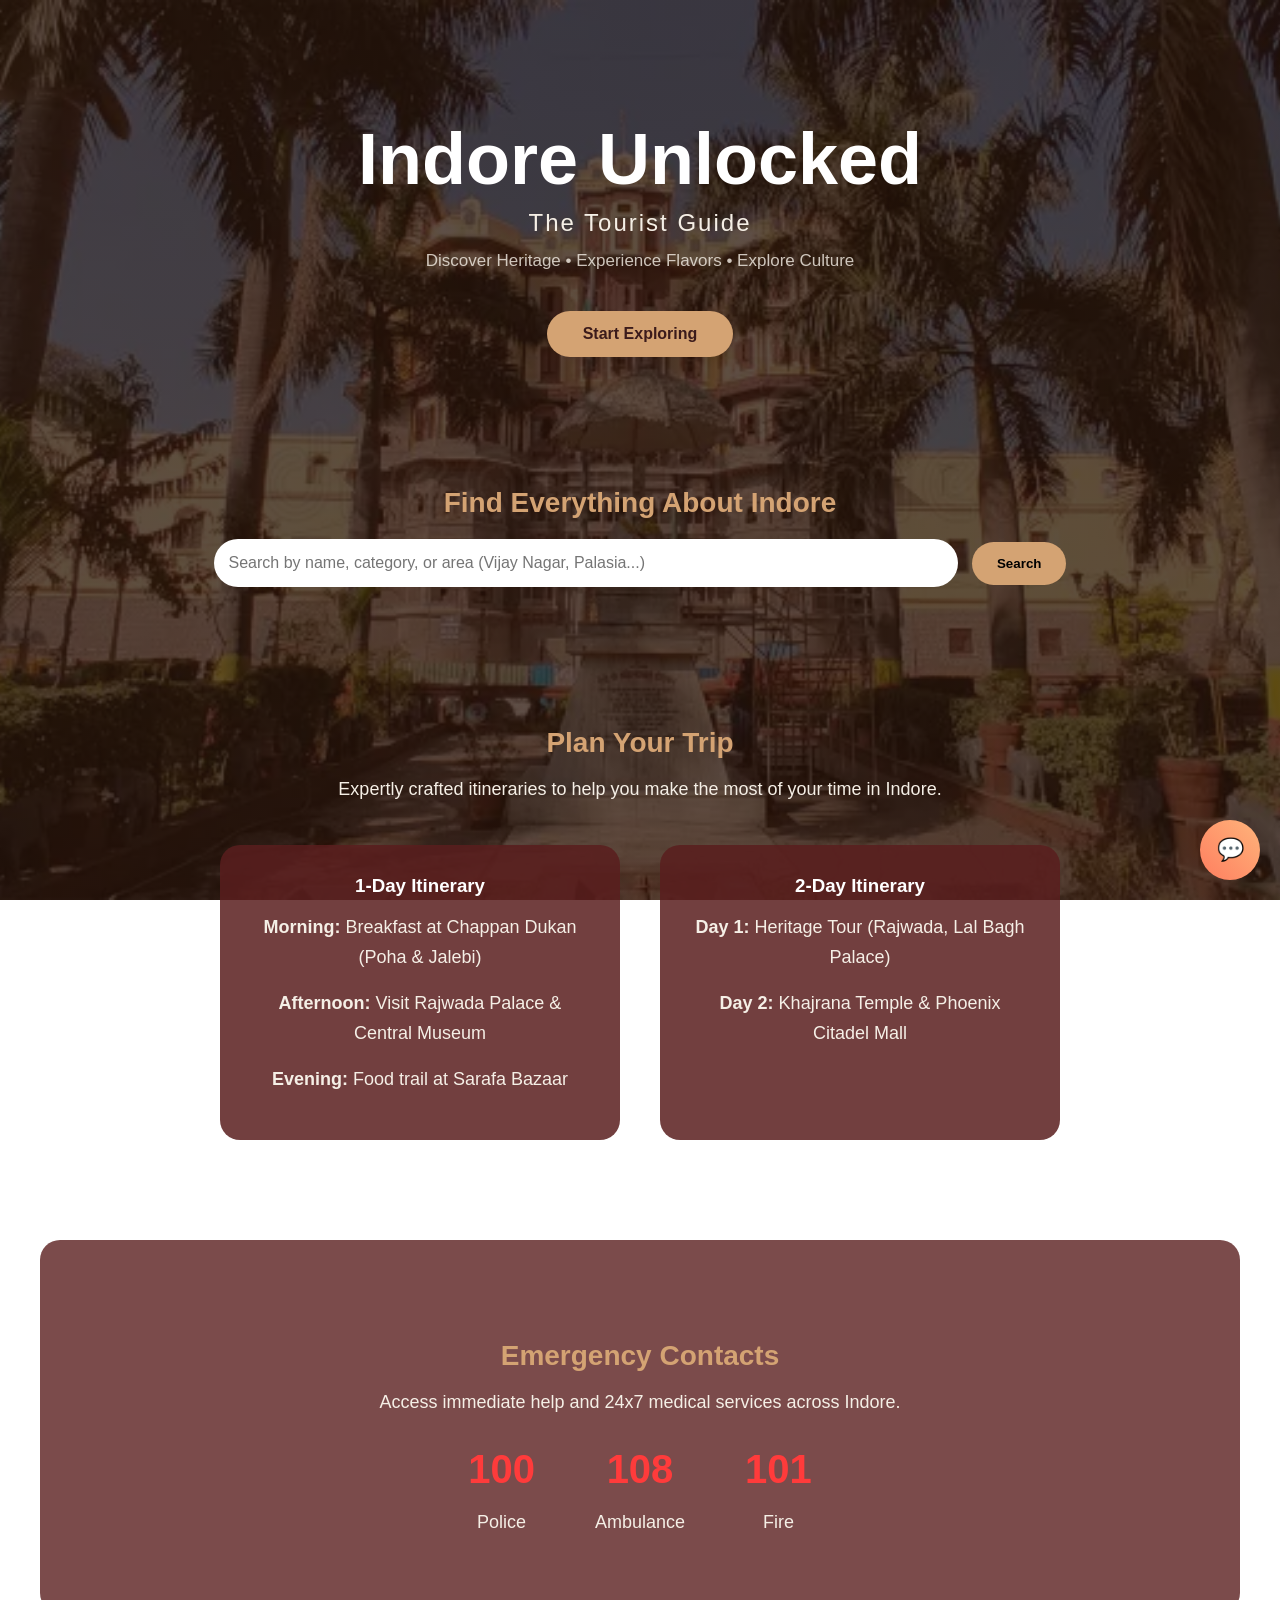
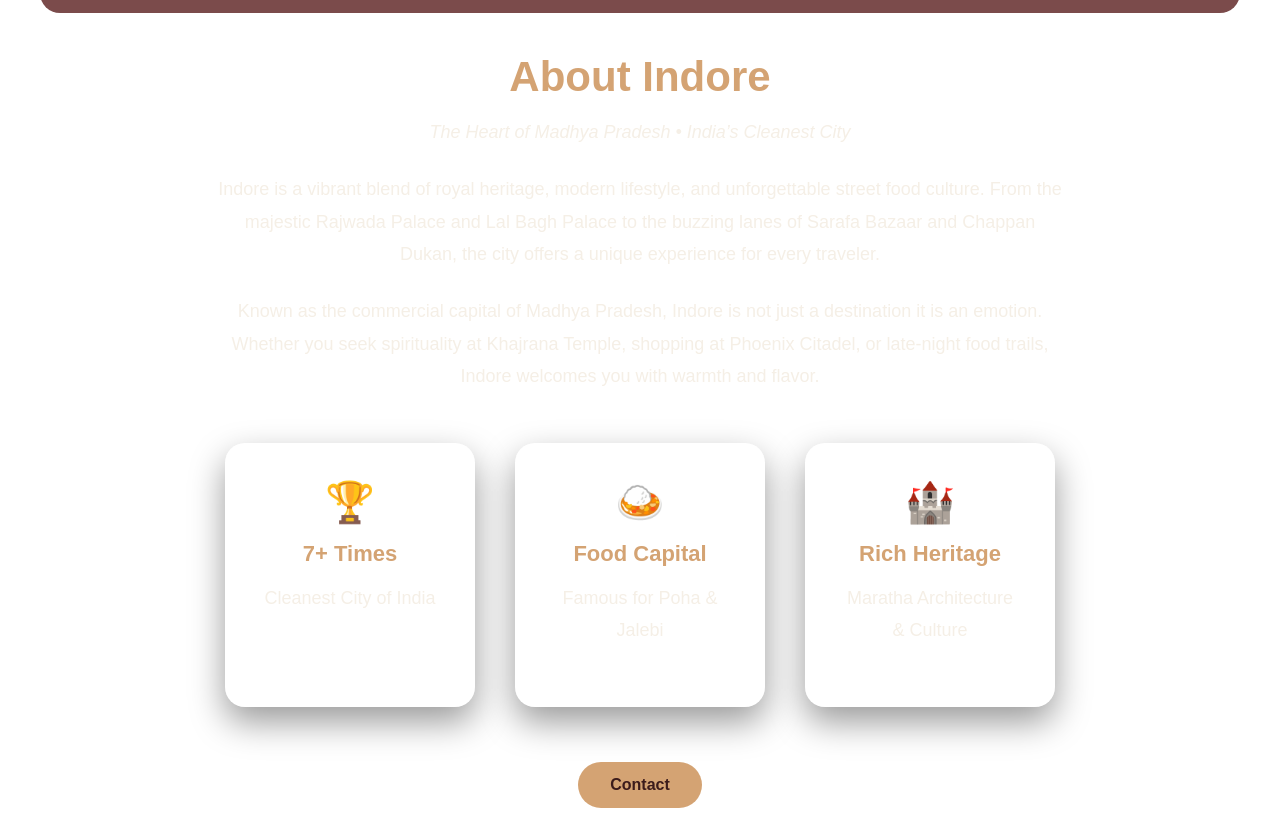
<file: index.html>
<!DOCTYPE html>
<html>
<head>
    <link rel="stylesheet" href="styles.css">
    <title>Indore Unlocked - Home</title>
</head>
<script src="script.js"></script>
<body>
  <section class="hero">
  <div class="hero-content">

    <h1 class="brand">
      Indore Unlocked
    </h1>

    <h2 class="subtitle">
      The Tourist Guide
    </h2>
    <p class="hero-tagline">
      Discover Heritage • Experience Flavors • Explore Culture
    </p>

    <a href="categories.html" class="hero-btn">
      Start Exploring
    </a>

    

  </div>
  </section>
    
    <section class="hero-search">
    <h2>Find Everything About Indore</h2>

    <input type="text" id="searchInput" placeholder="Search by name, category, or area (Vijay Nagar, Palasia...)">
    
    <button onclick="searchFunction()">Search</button>
    </section>

    <section class="itinerary">
    <h2>Plan Your Trip</h2>
    <p>Expertly crafted itineraries to help you make the most of your time in Indore.</p>

    <div class="itinerary-container">

        <div class="itinerary-card">
            <h3>1-Day Itinerary</h3>
            <p><strong>Morning:</strong> Breakfast at Chappan Dukan (Poha & Jalebi)</p>
            <p><strong>Afternoon:</strong> Visit Rajwada Palace & Central Museum</p>
            <p><strong>Evening:</strong> Food trail at Sarafa Bazaar</p>
        </div>

        <div class="itinerary-card">
            <h3>2-Day Itinerary</h3>
            <p><strong>Day 1:</strong> Heritage Tour (Rajwada, Lal Bagh Palace)</p>
            <p><strong>Day 2:</strong> Khajrana Temple & Phoenix Citadel Mall</p>
        </div>

    </div>
    </section>

    <section class="emergency">
    <h2>Emergency Contacts</h2>
    <p>Access immediate help and 24x7 medical services across Indore.</p>

    <div class="emergency-box">
        <div>
            <h3>100</h3>
            <p>Police</p>
        </div>

        <div>
            <h3>108</h3>
            <p>Ambulance</p>
        </div>

        <div>
            <h3>101</h3>
            <p>Fire</p>
        </div>
    </div>
    </section>

    <section class="about-indore">
    <div class="about-content">
        <h2>About Indore</h2>

        <p class="tagline">
            The Heart of Madhya Pradesh • India’s Cleanest City
        </p>

        <p>
            Indore is a vibrant blend of royal heritage, modern lifestyle, and unforgettable street food culture. 
            From the majestic Rajwada Palace and Lal Bagh Palace to the buzzing lanes of Sarafa Bazaar and Chappan Dukan, 
            the city offers a unique experience for every traveler.
        </p>

        <p>
            Known as the commercial capital of Madhya Pradesh, Indore is not just a destination
            it is an emotion. Whether you seek spirituality at Khajrana Temple, shopping at Phoenix Citadel, 
            or late-night food trails, Indore welcomes you with warmth and flavor.
        </p>

    <div class="about-highlights">

    <div class="highlight-card">
        <span class="icon">🏆</span>
        <h3>7+ Times</h3>
        <p>Cleanest City of India</p>
    </div>

    <div class="highlight-card">
        <span class="icon">🍛</span>
        <h3>Food Capital</h3>
        <p>Famous for Poha & Jalebi</p>
    </div>

    <div class="highlight-card">
        <span class="icon">🏰</span>
        <h3>Rich Heritage</h3>
        <p>Maratha Architecture & Culture</p>
    </div>
    </div>
    </div>
    </section>

    <button id="chat-toggle">💬</button>

<div id="chat-container" style="display: none;">

    <div id="chat-response"></div>

    <div id="chatbox">
        <input type="text" id="msg" placeholder="Ask something...">
        <button onclick="sendMsg()">Send</button>
    </div>

    <div class="suggestions">
        <button onclick="quickMsg('best cafe')">Best Cafe</button>
        <button onclick="quickMsg('temples')">Temples</button>
        <button onclick="quickMsg('malls')">Malls</button>
    </div>

</div>

    <div class="contact-section">
    <a href="contact.html" class="contact-btn">Contact</a>
    </div>

</body>
</html>
</file>
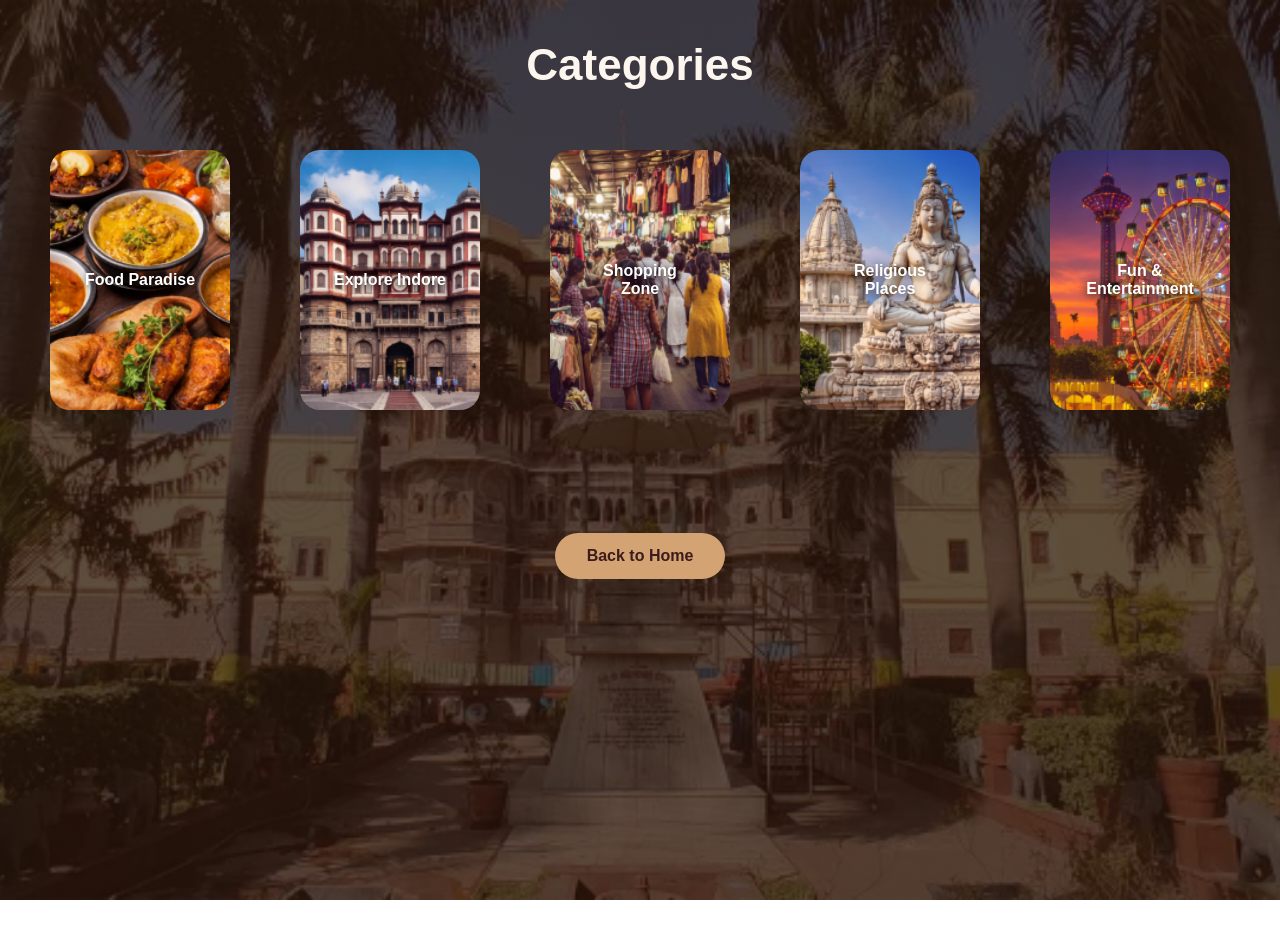
<file: categories.html>
<!DOCTYPE html>
<html>
<head>
    <link rel="stylesheet" href="styles.css">
    <title>Categories - Indore Unlocked</title>
</head>
<body>

    <h1>Categories</h1>

<div class="category-container">

  <a href="food.html" class="category-card food-bg">
    <span>Food Paradise</span>
  </a>

  <a href="explore.html" class="category-card explore-bg">
    <span>Explore Indore</span>
  </a>

  <a href="shopping.html" class="category-card shopping-bg">
    <span>Shopping Zone</span>
  </a>

  <a href="religious.html" class="category-card religious-bg">
    <span>Religious Places</span>
  </a>

  <a href="fun.html" class="category-card fun-bg">
    <span>Fun & Entertainment</span>
  </a>

</div>

    <br>
    <div class="contact-section">
    <a href="index.html">Back to Home</a>
    </div>
</body>
</html>
</file>
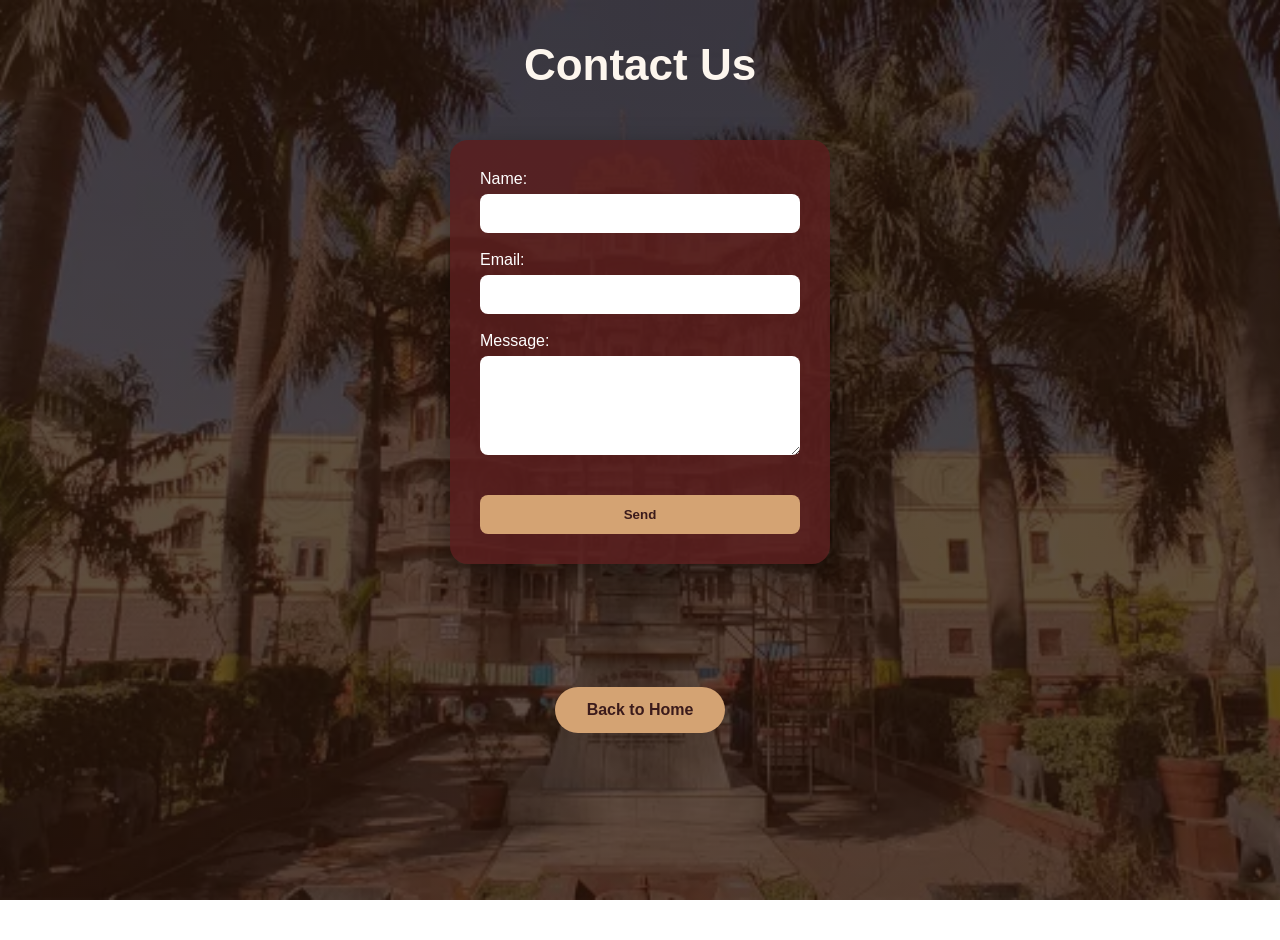
<file: contact.html>
<!DOCTYPE html>
<html>
<head>
    <link rel="stylesheet" href="styles.css">
    <title>Contact - Indore Unlocked</title>
</head>
<body>

    <h1>Contact Us</h1>

    <form>
        Name:<br>
        <input type="text"><br><br>

        Email:<br>
        <input type="email"><br><br>

        Message:<br>
        <textarea rows="5" cols="30"></textarea><br><br>

        <input type="submit" value="Send">
    </form>

    <br>
    <div class="contact-section">
    <a href="index.html">Back to Home</a>
    </div>

</body>
</html>
</file>
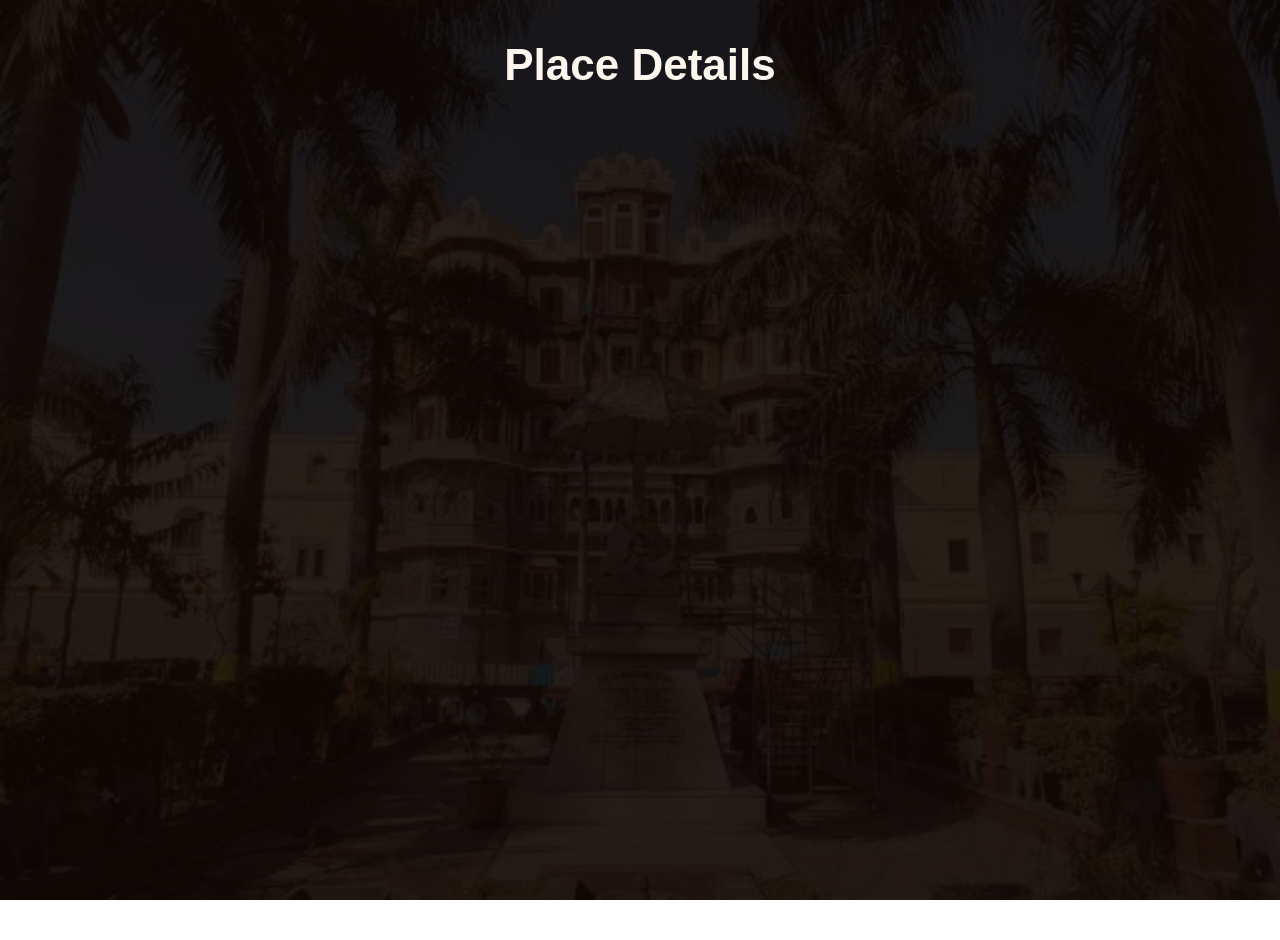
<file: details.html>
<!DOCTYPE html>
<html>
<head>
  <link rel="stylesheet" href="styles.css">
  <title>Details</title>
</head>
<body class="details-page">

<h1>Place Details</h1>

<div id="details"></div>

<script src="script.js"></script>

</body>
</html>
</file>
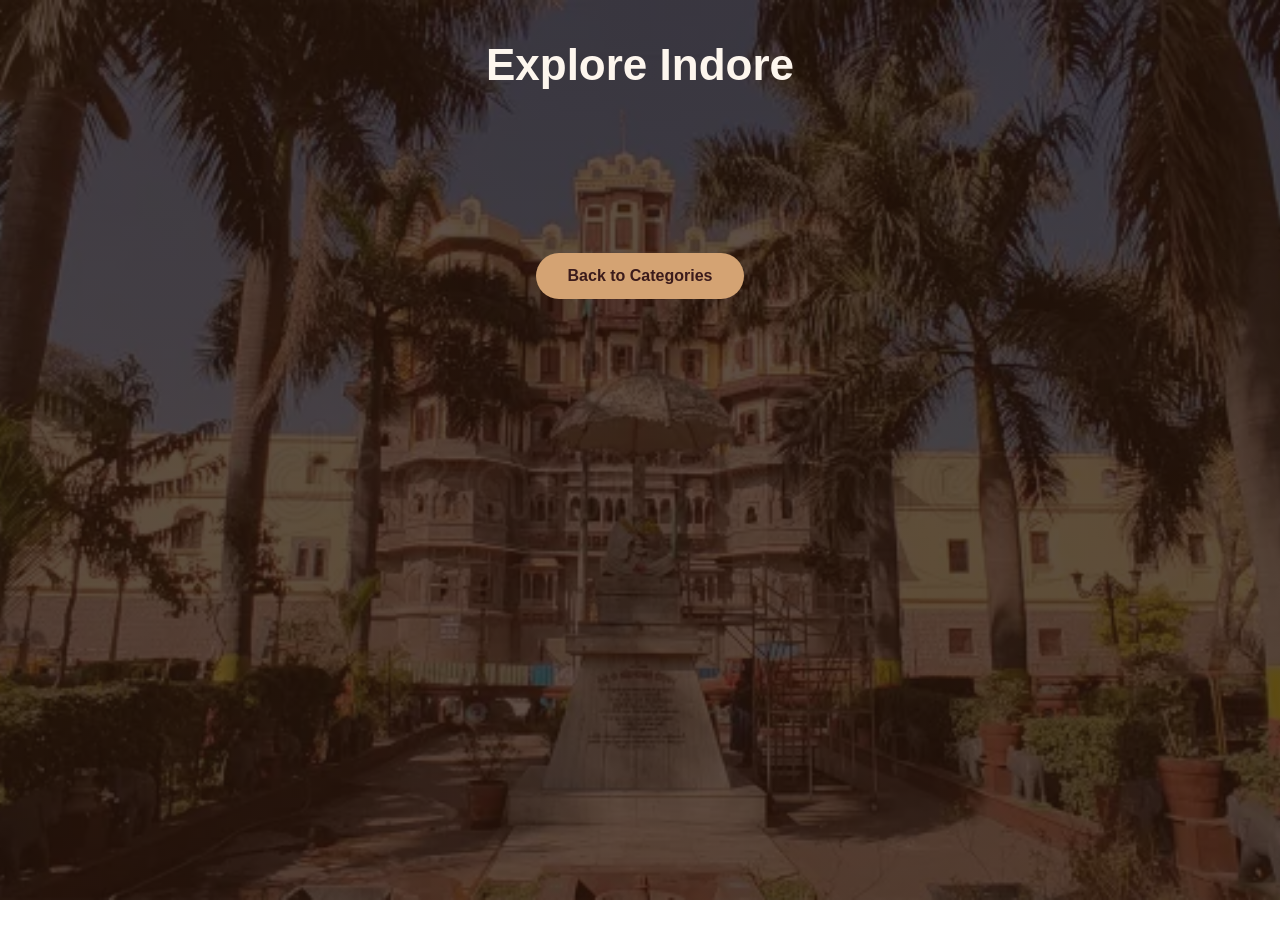
<file: explore.html>
<!DOCTYPE html>
<html>
<head>
    <link rel="stylesheet" href="styles.css">
    <title>Explore Indore</title>
</head>
<body>

    <h1>Explore Indore</h1>
   <div id="explore-container" class="card-container"></div>

    <br>
    <div class="contact-section">
    <a href="categories.html">Back to Categories</a>
    </div>

    <script src="script.js"></script>
</body>
</html>
</file>
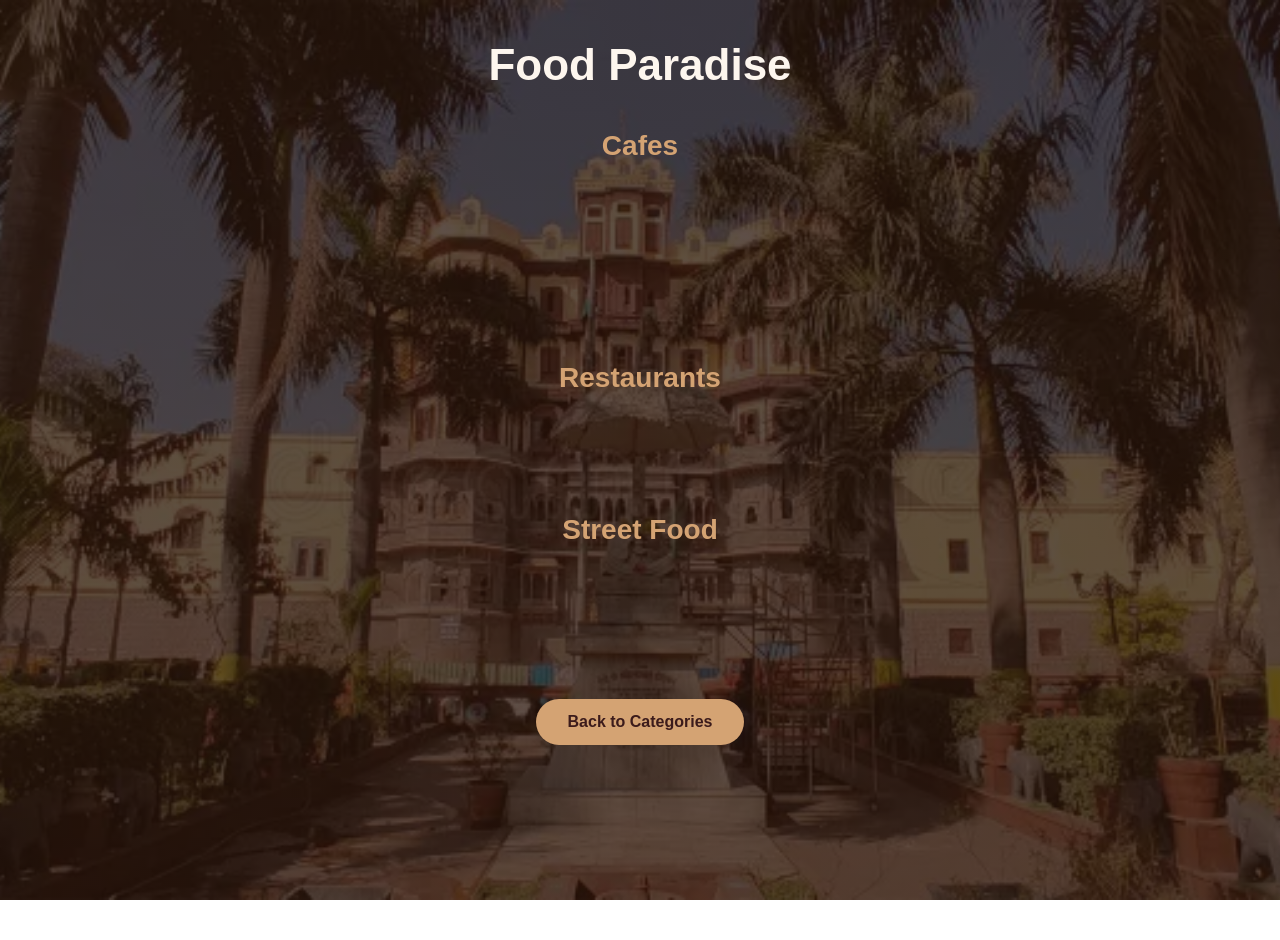
<file: food.html>
<!DOCTYPE html>
<html>
<head>
    <link rel="stylesheet" href="styles.css">
    <title>Food Paradise - Indore Unlocked</title>
</head>
<body>

    <h1>Food Paradise</h1>

    <h2>Cafes</h2>
        <ul id="cafes-list"></ul>
        <div id="cafes-container" class="card-container"></div>



    <h2>Restaurants</h2>
    <div id="restaurant-container" class="card-container"></div>
 

    <h2>Street Food</h2>
    <div id="streetfood-container" class="card-container"></div>

    <br>
    <div class="contact-section">
    <a href="categories.html">Back to Categories</a>
    </div>

    <script src="script.js"></script>
</body>
</html>
</file>
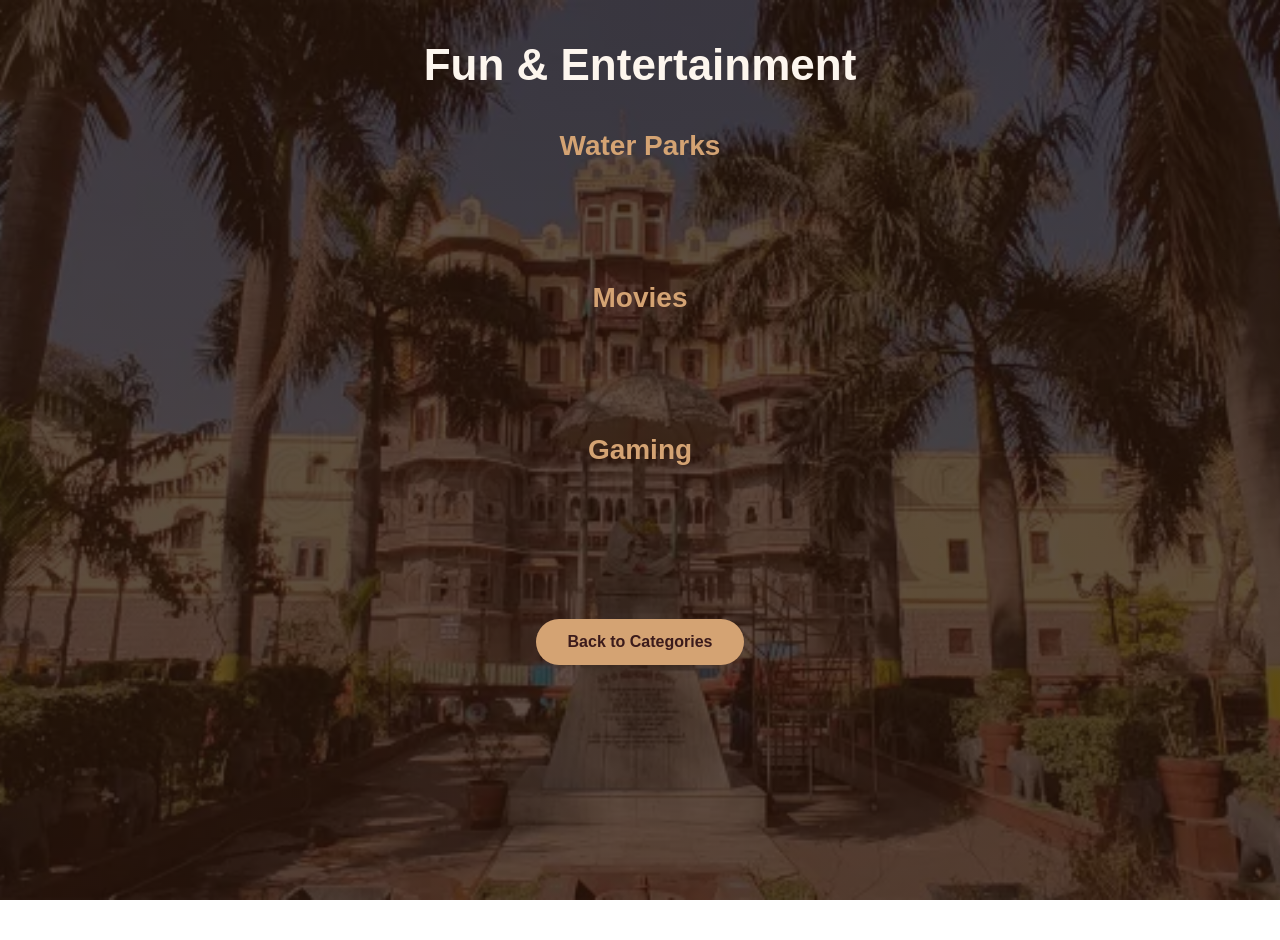
<file: fun.html>
<!DOCTYPE html>
<html>
<head>
    <link rel="stylesheet" href="styles.css">
    <title>Fun & Entertainment</title>
</head>
<body>

    <h1>Fun & Entertainment</h1>

    <h2>Water Parks</h2>
    <div id="water-container" class="card-container"></div>

    <h2>Movies</h2>
    <div id="movies-container" class="card-container"></div>

    <h2>Gaming</h2>
    <div id="gaming-container" class="card-container"></div>


    <br>
    <div class="contact-section">
    <a href="categories.html">Back to Categories</a>
    </div>

    <script src="script.js"></script>
</body>
</html>
</file>
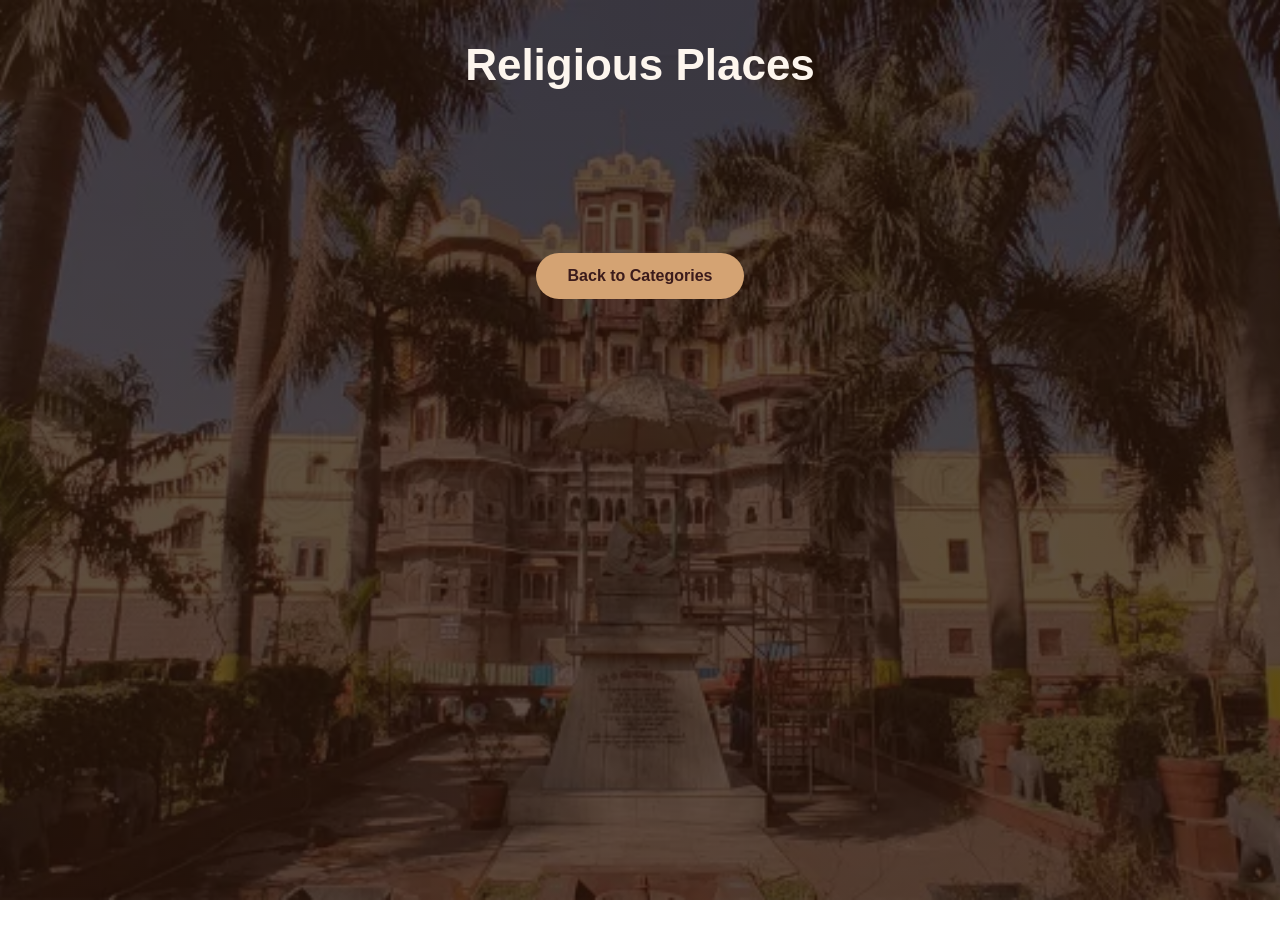
<file: religious.html>
<!DOCTYPE html>
<html>
<head>
    <link rel="stylesheet" href="styles.css">
    <title>Religious Places</title>
</head>
<body>

    <h1>Religious Places</h1>
    <div id="temples-container" class="card-container"></div>

    <br>
    <div class="contact-section">
    <a href="categories.html">Back to Categories</a>
    </div>

    <script src="script.js"></script>
</body>
</html>
</file>
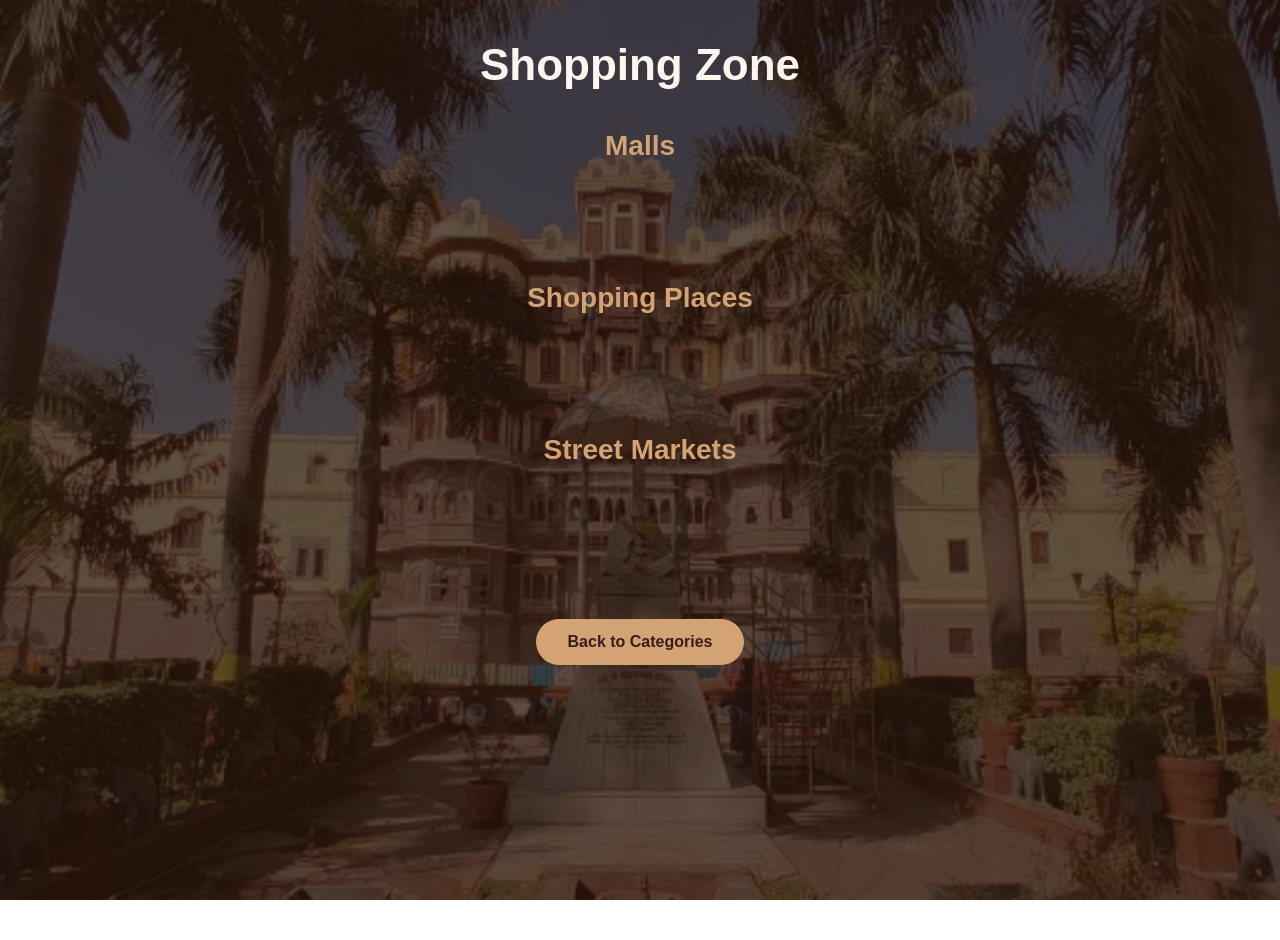
<file: shopping.html>
<!DOCTYPE html>
<html>
<head>
    <link rel="stylesheet" href="styles.css">
    <title>Shopping Zone</title>
</head>
<body>

    <h1>Shopping Zone</h1>

    <h2>Malls</h2>
    <div id="malls-container" class="card-container"></div>

    <h2>Shopping Places</h2>
    <div id="shopping-container" class="card-container"></div>

    <h2>Street Markets</h2>
    <div id="markets-container" class="card-container"></div>


    <br>
    <div class="contact-section">
    <a href="categories.html">Back to Categories</a>
    </div>

    <script src="script.js"></script>
    
</body>
</html>
</file>
<file: styles.css>
/* ---------- RESET ---------- */
* {
    margin: 0;
    padding: 0;
    box-sizing: border-box;
    font-family: 'Poppins', Arial, sans-serif;
}

body {
    background: linear-gradient(
        rgba(40, 20, 10, 0.75),
        rgba(40, 20, 10, 0.75)
    ),
    url("images/rajwada.webp");

    background-size: cover;
    background-position: center;
    background-attachment: fixed;
    color: #fdf6ee;
    min-height: 100vh;
}

/* HERO SECTION */
.hero {
    text-align: center;
    padding: 80px 20px 25px 20px;
}

.hero-content {
    max-width: 900px;
    margin: auto;
}

/* Main title */
.brand {
    font-size: 72px;
    font-weight: 800;
    line-height: 1.1;
    color: #ffffff;
}

/* Subtitle */
.subtitle {
    font-size: 24px;
    font-weight: 400;
    letter-spacing: 2px;
    margin-top: 8px;
    color: #f5efe6;
}

/* Tagline */
.hero-tagline {
    font-size: 17px;
    margin-top: 10px;
    opacity: 0.8;
    color: #f5efe6;
}

/* Button */
.hero-btn {
    display: inline-block;
    margin-top: 20px;
    padding: 14px 36px;
    border-radius: 50px;
    background: #d4a373;
    color: #3b1b1b;
    font-weight: 600;
    text-decoration: none;
    transition: 0.3s ease;
}

.hero-btn:hover {
    transform: translateY(-4px);
}

/* ABOUT SECTION  */

.about-content {
    max-width: 900px;
    margin: auto;
}

.about-indore h2 {
    font-size: 42px;
    color: #d4a373;
    margin-bottom: 15px;
}

.tagline {
    font-size: 20px;
    color: #f5efe6;
    margin-bottom: 30px;
    font-style: italic;
}

.about-indore p {
    font-size: 18px;
    line-height: 1.8;
    margin-bottom: 25px;
}

.about-highlights {
    display: flex;
    justify-content: center;
    gap: 40px;
    margin-top: 50px;
    flex-wrap: wrap;
}

.highlight-card {
    background: rgba(255, 255, 255, 0.08);
    backdrop-filter: blur(10px);
    padding: 35px;
    border-radius: 20px;
    width: 250px;
    text-align: center;
    transition: all 0.4s ease;
    border: 1px solid rgba(255, 255, 255, 0.2);
    box-shadow: 0 15px 35px rgba(0,0,0,0.4);
}

.highlight-card:hover {
    transform: translateY(-15px) scale(1.05);
    background: linear-gradient(135deg, #a83232, #d4a373);
    color: white;
}

.highlight-card .icon {
    font-size: 40px;
    display: block;
    margin-bottom: 15px;
}

.highlight-card h3 {
    font-size: 22px;
    margin-bottom: 10px;
    color: #d4a373;
}

.highlight-card:hover h3 {
    color: white;
}

/* ---------- NAVBAR ---------- */
nav {
    background: rgba(90, 30, 30, 0.9);
    padding: 18px;
}

nav ul {
    display: flex;
    justify-content: center;
    list-style: none;
}

nav ul li {
    margin: 0 25px;
}

nav ul li a {
    color: #fdf6ee;
    text-decoration: none;
    font-weight: 600;
    letter-spacing: 1px;
    transition: 0.3s;
}

nav ul li a:hover {
    color: #d4a373;
}

/* ---------- HEADINGS ---------- */
h1 {
    text-align: center;
    margin: 40px 0 10px;
    font-size: 44px;
    color: #fdf6ee;
}

h2 {
    text-align: center;
    margin-top: 40px;
    color: #d4a373;
    font-size: 28px;
}

/* ---------- PARAGRAPH ---------- */
p {
    max-width: 850px;
    margin: 15px auto;
    text-align: center;
    font-size: 18px;
    line-height: 1.7;
    color: #f5efe6;
}

/* ---------- BUTTON / LINKS ---------- */
a {
    display: inline-block;
    margin: 25px auto;
    padding: 14px 32px;
    background: #d4a373;
    color: #3b1b1b;
    text-decoration: none;
    font-weight: bold;
    border-radius: 30px;
    transition: 0.3s;
}

a:hover {
    background: #f5efe6;
}

/* ---------- CARD GRID ---------- */
ul {
    display: grid;
    grid-template-columns: repeat(auto-fit, minmax(260px, 1fr));
    gap: 25px;
    list-style: none;
    padding: 40px;
}

/* ---------- CARDS ---------- */
ul li {
    background: linear-gradient(
        rgba(90, 30, 30, 0.85),
        rgba(60, 20, 20, 0.85)
    ),
    url("https://images.unsplash.com/photo-1566073771259-6a8506099945");
    background-size: cover;
    background-position: center;
    padding: 25px;
    border-radius: 18px;
    text-align: center;
    box-shadow: 0 10px 30px rgba(0,0,0,0.4);
    transition: 0.3s;
}

ul li:hover {
    transform: translateY(-10px) scale(1.03);
}

/* ---------- FORM ---------- */
form {
    background: rgba(90, 30, 30, 0.85);
    width: 380px;
    margin: 50px auto;
    padding: 30px;
    border-radius: 18px;
    box-shadow: 0 10px 30px rgba(0,0,0,0.4);
}

input, textarea {
    width: 100%;
    padding: 12px;
    margin-top: 6px;
    border-radius: 8px;
    border: none;
}

input[type="submit"] {
    background: #d4a373;
    color: #3b1b1b;
    font-weight: bold;
    cursor: pointer;
    margin-top: 18px;
}

input[type="submit"]:hover {
    background: #f5efe6;
}

/* SEARCH SECTION */
.hero-search {
    text-align: center;
    padding: 40px 20px;
}

.hero-search input {
    width: 60%;
    padding: 15px;
    border-radius: 40px;
    border: none;
    margin-top: 20px;
    font-size: 16px;
}

.hero-search button {
    padding: 14px 25px;
    margin-left: 10px;
    border-radius: 30px;
    border: none;
    background: #d4a373;
    font-weight: bold;
    cursor: pointer;
}

.hero-search button:hover {
    background: #f5efe6;
}

/* EMERGENCY SECTION */
.emergency {
    text-align: center;
    padding: 60px 20px;
    background: rgba(90, 30, 30, 0.8);
    margin: 40px;
    border-radius: 20px;
}

.emergency-box {
    display: flex;
    justify-content: center;
    gap: 60px;
    margin-top: 30px;
}

.emergency-box h3 {
    font-size: 40px;
    color: #ff3b3b;
}

/* Container */
.card-container {
  display: flex;
  flex-wrap: wrap;
  justify-content: center;
  gap: 20px;
  padding: 40px;
}

/* Card */
.cafe-card {
  width: 260px;
  border-radius: 20px;
  overflow: hidden;
  background: rgba(255, 255, 255, 0.08);
  backdrop-filter: blur(10px);
  box-shadow: 0 8px 25px rgba(0,0,0,0.3);
  cursor: pointer;
  transition: 0.3s;
}

.cafe-card:hover {
  transform: scale(1.05);
}

/* Image */
.cafe-img {
  width: 100%;
  height: 160px;
  object-fit: cover;
}

/* Info */
.cafe-info {
  padding: 15px;
  color: white;
}

.cafe-info h3 {
  margin-bottom: 5px;
}

.cafe-info p {
  font-size: 14px;
  opacity: 0.9;
}

/* .cafe-card {
  background: rgba(120, 0, 0, 0.6);
} */

body {
  margin: 0;
  font-family: sans-serif;
  color: white;
}

/* Dark overlay */
.details-page::before {
  content: "";
  position: fixed;
  top: 0;
  left: 0;
  width: 100%;
  height: 100%;
  background: rgba(0,0,0,0.6);
  z-index: -1;
}

/* Center box */
.details-box {
  max-width: 500px;
  margin: 100px auto;
  padding: 30px;
  background: rgba(255,255,255,0.1);
  backdrop-filter: blur(10px);
  border-radius: 20px;
  text-align: center;
}

/* Button */
.btn {
  display: inline-block;
  margin-top: 20px;
  padding: 12px 25px;
  background: #f4b26b;
  color: black;
  border-radius: 25px;
  text-decoration: none;
  font-weight: bold;
}

/* BACKGROUND IMAGES FOR CARDS */

/* Container */

.category-container {
  display: flex;
  justify-content: center;
  gap: 20px;
  flex-wrap: wrap;
  padding: 25px;
}

/* Card */
.category-card {
  width: 180px;
  height: 260px;
  border-radius: 20px;

  display: flex;
  align-items: center;
  justify-content: center;

  text-decoration: none;
  color: white;
  font-weight: bold;
  text-align: center;

  background-size: cover;
  background-position: center;
  background-repeat: no-repeat;

  overflow: hidden;
  position: relative;

  transition: transform 0.3s ease;

  /* 🔥 FIXES EVERYTHING */
  background-color: transparent !important;
  -webkit-tap-highlight-color: transparent;
}

/* REMOVE ANY OVERLAY FROM ANYWHERE */
.category-card::before,
.category-card::after {
  content: none !important;
}

/* Hover ONLY scale */
.category-card:hover {
  transform: scale(1.05);
}

/* Click effect ONLY scale */
.category-card:active {
  transform: scale(0.97);
}

/* Remove browser focus/active junk */
.category-card:focus,
.category-card:focus-visible,
a:focus,
a:active {
  outline: none !important;
  background: transparent !important;
  box-shadow: none !important;
}

/* Text */
.category-card span {
  position: relative;
  z-index: 2;
  color: white;
  font-weight: bold;
  text-shadow: 0 2px 8px rgba(0,0,0,0.8);
}


/* Backgrounds */
.food-bg {
  background: url("images/food.png") center/cover;
}

.explore-bg {
  background: url("images/explore.png") center/cover;
}

.shopping-bg {
  background: url("images/shopping.png") center/cover;
}

.religious-bg {
  background: url("images/temple.png") center/cover;
}

.fun-bg {
  background: url("images/fun.png") center/cover;
}

.food-bg,
.explore-bg,
.shopping-bg,
.religious-bg,
.fun-bg {
  background-size: cover;   /* 🔥 change */
  background-repeat: no-repeat;
  background-position: center;
  background-color: #000;     /* fills empty space */
}



/* ITINERARY SECTION */
.itinerary {
    text-align: center;
    padding: 60px 20px;
}

.itinerary-container {
    display: flex;
    justify-content: center;
    gap: 40px;
    margin-top: 40px;
}

.itinerary-card {
    background: rgba(90, 30, 30, 0.85);
    padding: 30px;
    border-radius: 20px;
    width: 400px;
}

.contact-section {
    text-align: center;
    margin-top: 30px;
}

/* ---------- FOOTER ---------- */
footer {
    text-align: center;
    padding: 22px;
    background: rgba(90, 30, 30, 0.9);
    margin-top: 60px;
    font-size: 14px;
}

/* Hide chatbot initially */
#chat-container {
    display: none;
}




/* Chat messages area */
#chat-response {
    max-height: 250px;
    overflow-y: auto;
    padding: 10px;
    margin-bottom: 10px;
}

/* Scrollbar styling */
#chat-response::-webkit-scrollbar {
    width: 5px;
}
#chat-response::-webkit-scrollbar-thumb {
    background: #ff9f43;
    border-radius: 10px;
}

/* Input area */
#chatbox {
    display: flex;
    gap: 10px;
}

/* Chat button */
#chat-toggle {
    position: fixed;
    bottom: 20px;
    right: 20px;
    background: linear-gradient(45deg, #ff7e5f, #feb47b);
    border: none;
    border-radius: 50%;
    width: 60px;
    height: 60px;
    font-size: 22px;
    cursor: pointer;
    z-index: 1000;
}

/* Chat container */
#chat-container {
    position: fixed;
    bottom: 90px;   /* 👈 above button */
    right: 20px;    /* 👈 aligned with button */
    width: 300px;
    background: rgba(255,255,255,0.15);
    backdrop-filter: blur(15px);
    border-radius: 15px;
    padding: 15px;
    z-index: 1000;
    transition: all 0.3s ease;
}    




/* Input field */
#msg {
    flex: 1;
    padding: 10px 15px;
    border-radius: 20px;
    border: none;
    outline: none;
    background: rgba(255,255,255,0.2);
    color: white;
    font-size: 14px;
}

/* Placeholder color */
#msg::placeholder {
    color: #ddd;
}

/* Send button */
#chatbox button {
    padding: 10px 15px;
    border-radius: 20px;
    border: none;
    background: linear-gradient(45deg, #ff9f43, #ff6b6b);
    color: white;
    cursor: pointer;
    font-weight: bold;
    transition: 0.3s;
}

#chatbox button:hover {
    transform: scale(1.05);
    box-shadow: 0 0 10px rgba(255, 159, 67, 0.6);
}

/* USER MESSAGE */
.user-msg {
    text-align: right;
    margin: 8px 0;
}

.user-msg span {
    background: linear-gradient(45deg, #007bff, #00c6ff);
    color: white;
    padding: 8px 14px;
    border-radius: 20px 20px 0 20px;
    display: inline-block;
    font-size: 14px;
}

/* BOT MESSAGE */
.bot-msg {
    text-align: left;
    margin: 8px 0;
}

.bot-msg span {
    background: rgba(255,255,255,0.2);
    color: #fff;
    padding: 8px 14px;
    border-radius: 20px 20px 20px 0;
    display: inline-block;
    font-size: 14px;
}

/* Suggestion buttons (like "best cafe") */
.suggestions {
    margin-top: 10px;
    display: flex;
    gap: 10px;
    flex-wrap: wrap;
}

.suggestions button {
    background: rgba(255,255,255,0.15);
    border: none;
    padding: 6px 12px;
    border-radius: 15px;
    color: white;
    cursor: pointer;
    transition: 0.3s;
}

.suggestions button:hover {
    background: linear-gradient(45deg, #ff9f43, #ff6b6b);
}


/* ---------- RESPONSIVE ---------- */
@media (max-width: 600px) {
    h1 {
        font-size: 30px;
    }

    p {
        font-size: 16px;
    }
}
</file>
